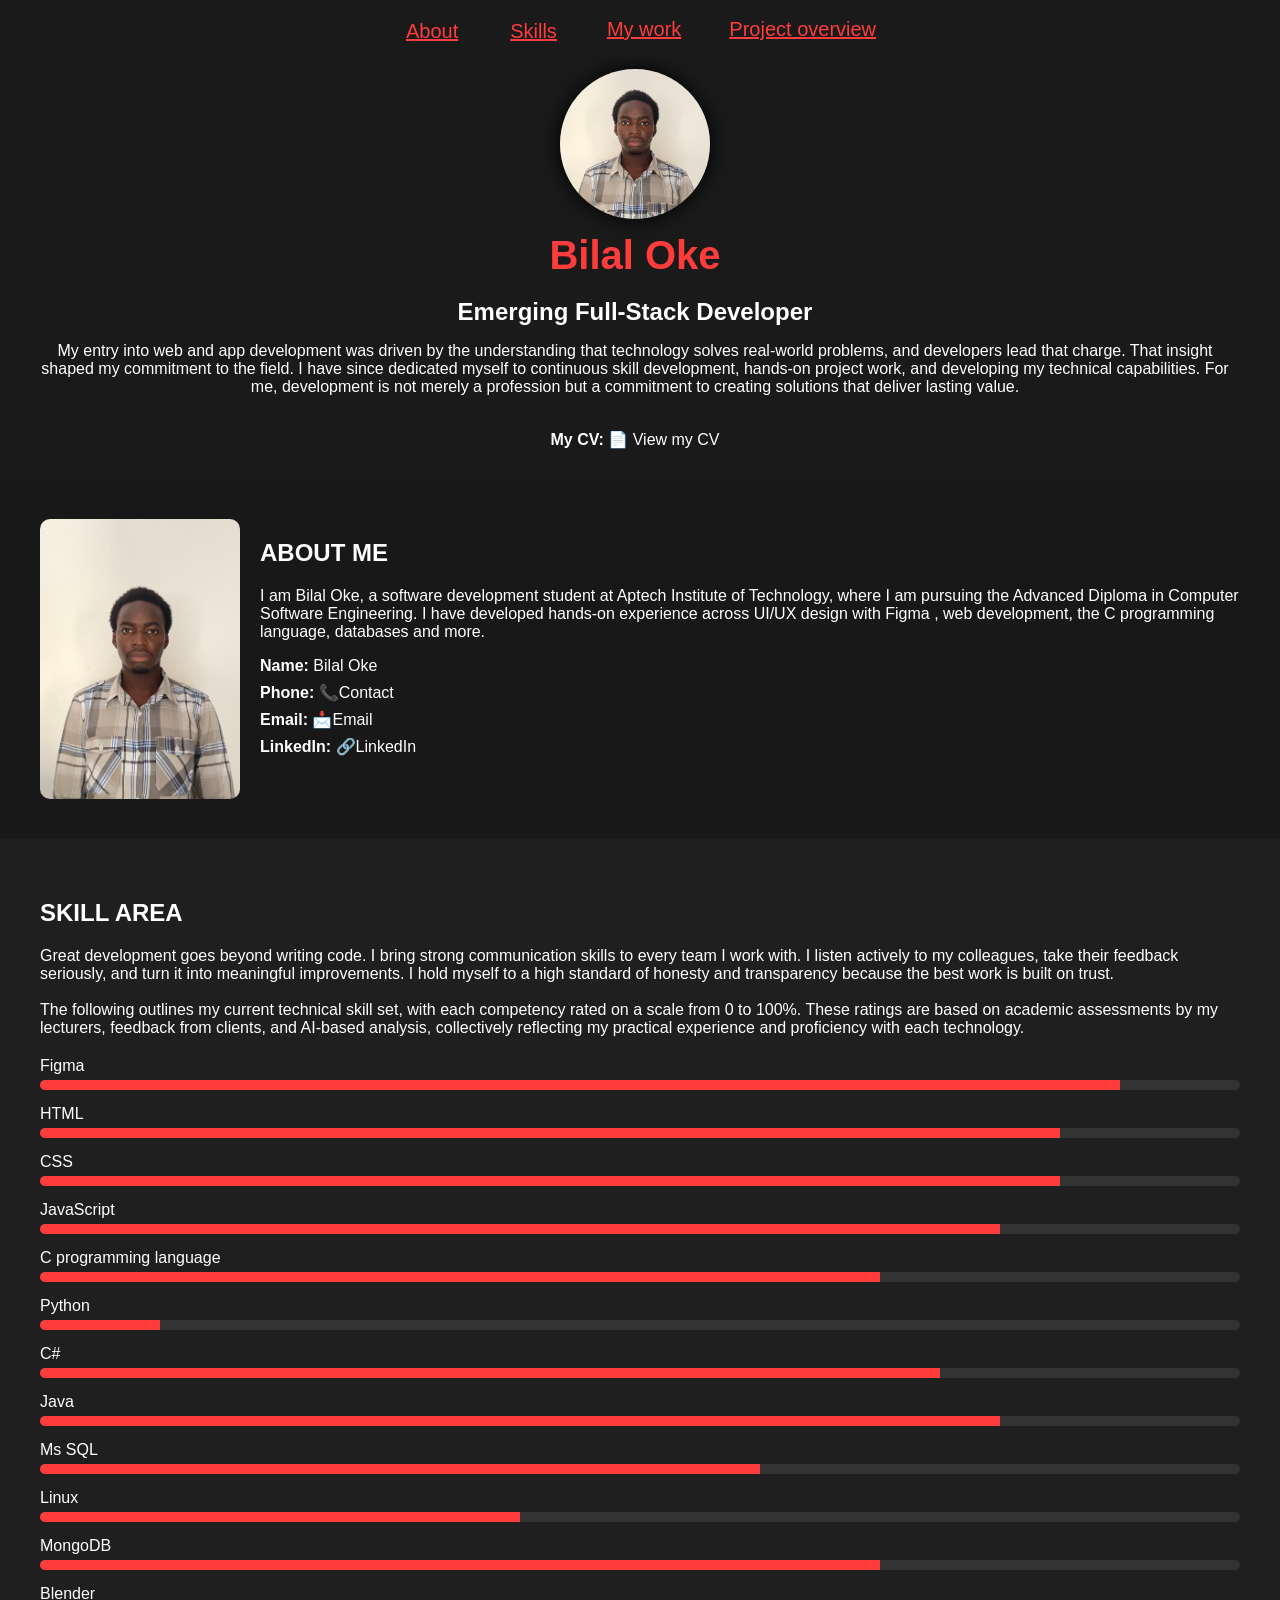
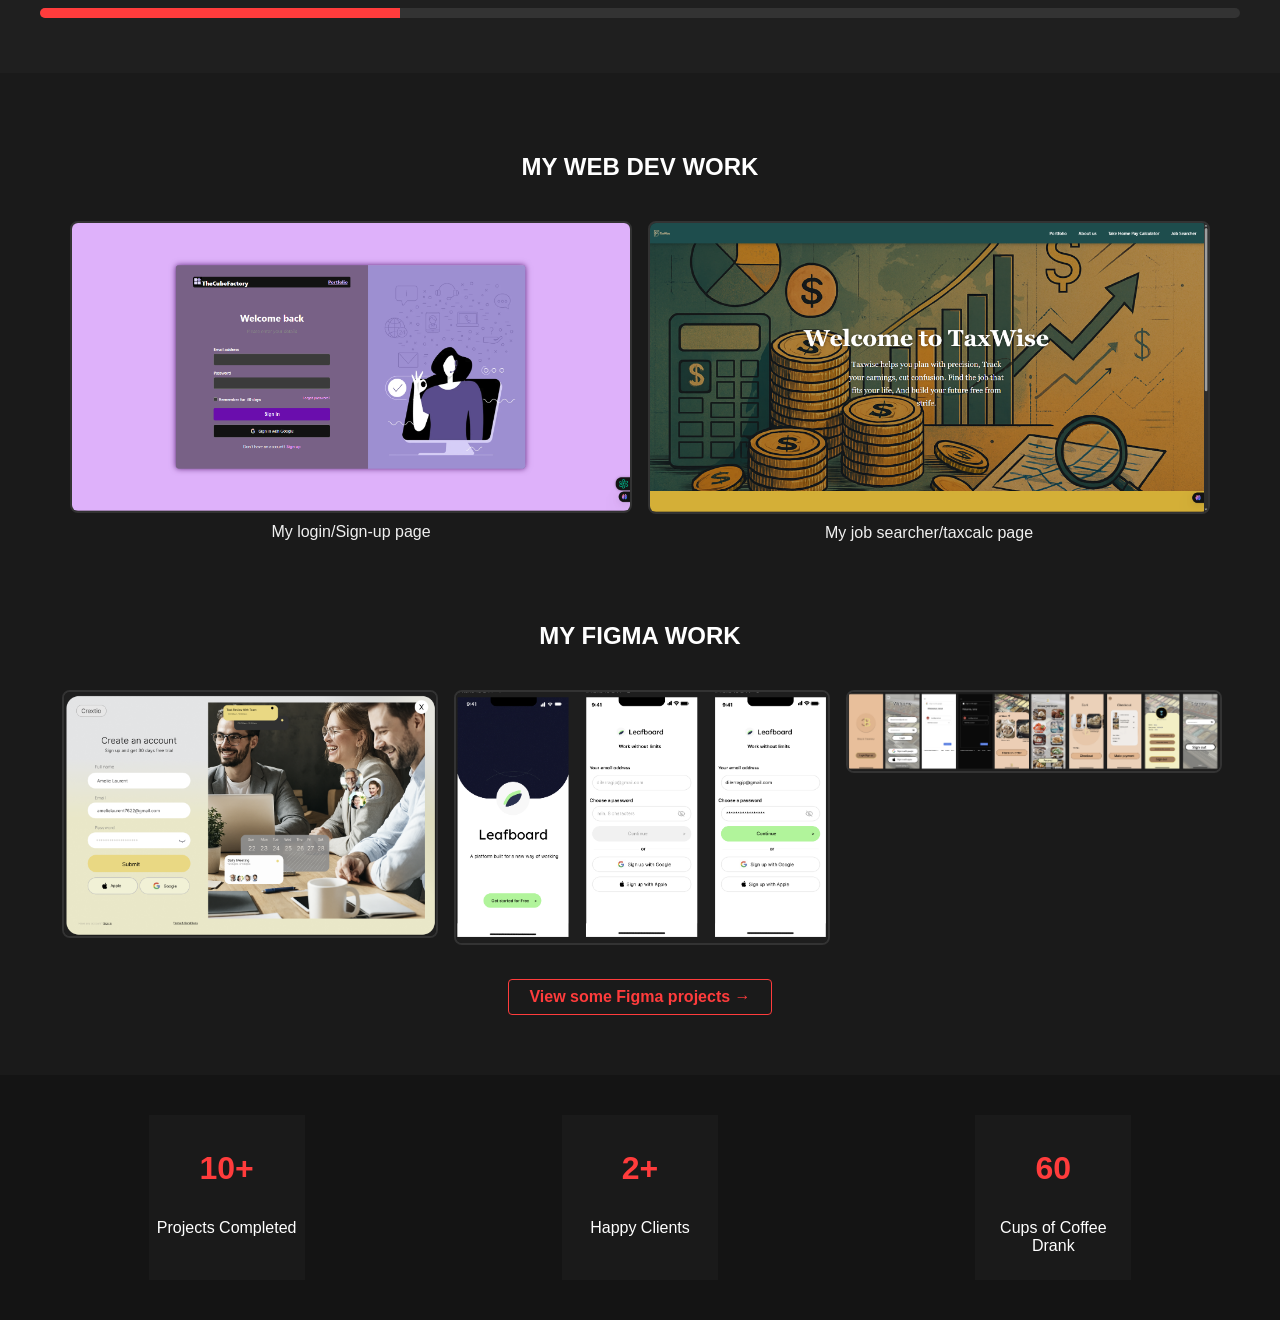
<file: index.html>
<!DOCTYPE html>
<html>
<head>
  <meta charset="UTF-8" />
  <meta name="viewport" content="width=device-width, initial-scale=1.0" />
  <title>My portfolio</title>
  <link  href="css/portfolio.css" rel="stylesheet" />
</head>
<body>
    <div class="whole">
      <div class="tippytop">
        <div class="aboutbut" onclick= "location.href='#about'">About</div>
        <div class="skillsbut" onclick= "location.href='#skills'">Skills</div>
        <div class="mywork" onclick= "location.href='#mywork'">My work</div>
        <div class="projectover" onclick = "location.href='#proj'">Project overview</div>
      </div>
  <header class="top">
    
    <div class="top-content">
      <img class="top-img" src="image/profile.jpeg"  />
      <h1 class="name">Bilal Oke</h1>
      <h2>Emerging Full-Stack Developer</h2>
      <p>My entry into web and app development was driven by the understanding that technology solves real-world problems,
        and developers lead that charge. That insight shaped my commitment to the field. I have since dedicated myself to
        continuous skill development, hands-on project work, and developing my technical capabilities. For me, development
        is not merely a profession but a commitment to creating solutions that deliver lasting value.</p><br>
      <Strong>My CV: </Strong><a href="documents/MyCV.pdf" target="_blank">📄 View my CV</a>
    </div>
  </header>

  <section id="about" class="about">
    <img class="about-img" src="image/profile.jpeg"/>
    <div class="about-body">
      <h2>ABOUT ME</h2>
      <p>I am Bilal Oke, a software development student at Aptech Institute of Technology, where I am pursuing the
        Advanced Diploma in Computer Software Engineering. I have developed hands-on experience across UI/UX design with Figma
        , web development, the C programming language, databases and more.</p>
      <ul>
        <li><strong>Name:</strong> Bilal Oke</li>
        <li><strong>Phone:</strong> <a href="tel:+2349073433669">📞Contact</a></li>
        <li><strong>Email:</strong> <a href="mailto:oke.student123@gmail.com">📩Email</a></li>
        <li><strong>LinkedIn:</strong> <a href="https://www.linkedin.com/in/bilal-oke-134a043a0/">🔗LinkedIn</a></li>
      </ul>
    </div>
  </section>

  <section id="skills" class="skills">
    <h2>SKILL AREA</h2>
    <p>Great development goes beyond writing code. I bring strong communication skills to every team I work with.
      I listen actively to my colleagues, take their feedback seriously, and turn it into meaningful improvements.
      I hold myself to a high standard of honesty and transparency because the best work is built on trust.<br><br>
    The following outlines my current technical skill set, with each competency rated on a scale from 0 to 100%.
      These ratings are based on academic assessments by my lecturers, feedback from clients, and AI-based analysis,
      collectively reflecting my practical experience and proficiency with each technology.</p>
    <div class="skill-bars">
      <div class="skill"><span>Figma</span><div class="bar"><div style="width: 90%;"></div></div></div>
      <div class="skill"><span>HTML</span><div class="bar"><div style="width: 85%;"></div></div></div>
      <div class="skill"><span>CSS</span><div class="bar"><div style="width: 85%;"></div></div></div>
      <div class="skill"><span>JavaScript</span><div class="bar"><div style="width: 80%;"></div></div></div>
      <div class="skill"><span>C programming language</span><div class="bar"><div style="width: 70%;"></div></div></div>
      <div class="skill"><span>Python</span><div class="bar"><div style="width: 10%;"></div></div></div>
      <div class="skill"><span>C#</span><div class="bar"><div style="width: 75%;"></div></div></div>
      <div class="skill"><span>Java</span><div class="bar"><div style="width: 80%;"></div></div></div>
      <div class="skill"><span>Ms SQL</span><div class="bar"><div style="width: 60%;"></div></div></div>
      <div class="skill"><span>Linux</span><div class="bar"><div style="width: 40%;"></div></div></div>
      <div class="skill"><span>MongoDB</span><div class="bar"><div style="width: 70%;"></div></div></div>
      <div class="skill"><span>Blender</span><div class="bar"><div style="width: 30%;"></div></div></div>
    </div>
  </section>


  <section id="mywork" class="myfigma">
    <div class="cont">
  <h2>MY WEB DEV WORK</h2>
  <div class="webdev-grid">
    <div class="webdev-card">
      <img src="image/login-preview.png" alt="Login/Sign-up page preview"/>
      <a href="login.html">My login/Sign-up page</a>
    </div>
    <div class="webdev-card">
      <img src="image/taxwise-preview.png" alt="TaxWise page preview"/>
      <a href="Jobsearch.html">My job searcher/taxcalc page</a>
    </div>
  </div>
</div>
    <h2>MY FIGMA WORK</h2>
    <div class="all">
  <div class="figma-card">
    <img src="image/proj1.png" alt="Figma project 1"/>
  </div>
  <div class="figma-card">
    <img src="image/proj2.png" alt="Figma project 2"/>
  </div>
  <div class="figma-card">
    <img src="image/proj5.png" alt="Figma project 3"/>
  </div>
</div>
      <a class="figma-link" href="figmawork.html" target="_blank">View some Figma projects →</a>
      
  </section>

  <section id="proj" class="status">
    <div class="stats"><h3>10+</h3><p>Projects Completed</p></div>
    <div class="stats"><h3>2+</h3><p>Happy Clients</p></div>
    <div class="stats"><h3>60</h3><p>Cups of Coffee Drank</p></div>
  </section>
</div>

</body>
</html>
</file>
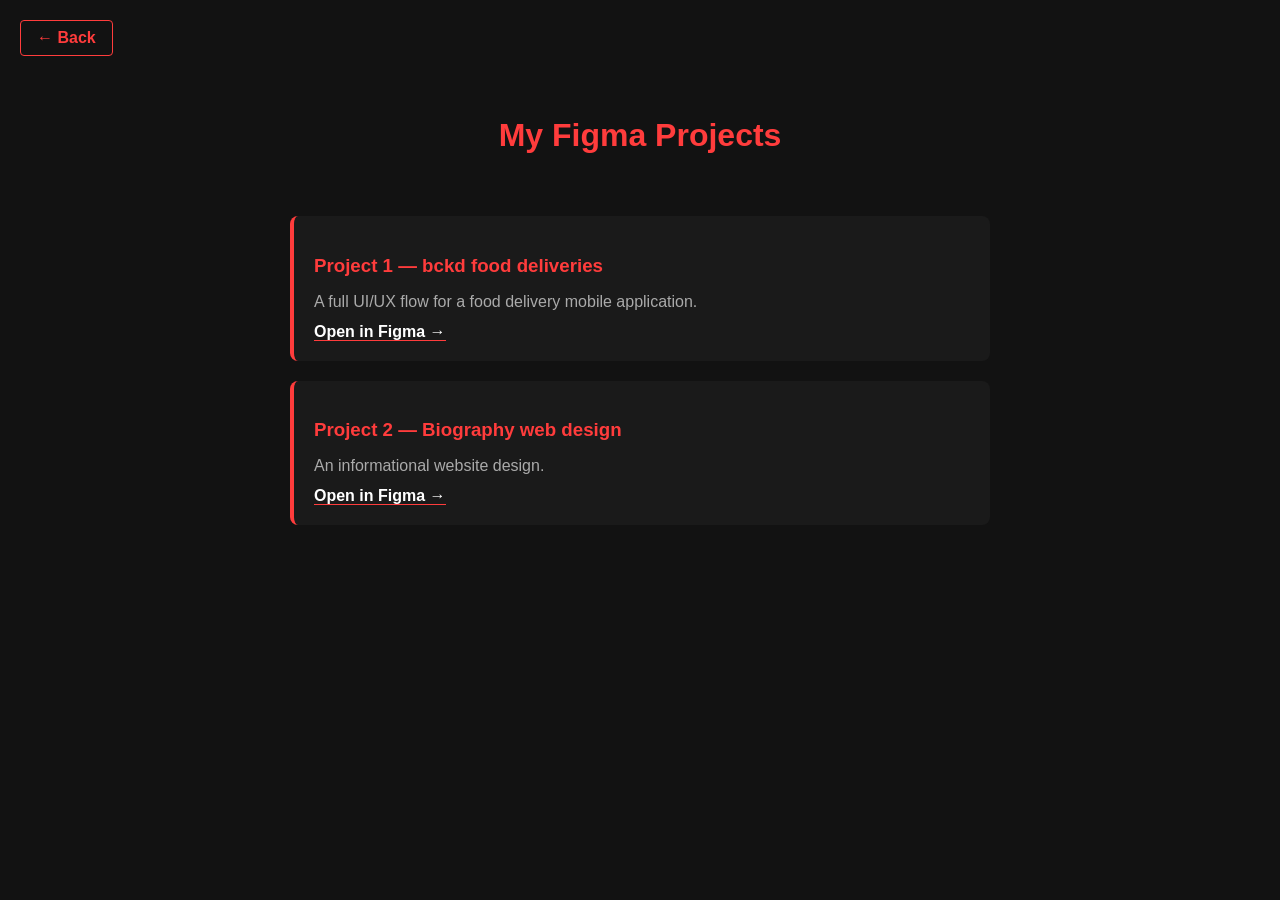
<file: figmawork.html>
<!DOCTYPE html>
<html>
<head>
  <meta charset="UTF-8"/>
  <title>Figma Work - Bilal Oke</title>
  <link href="css/portfolio.css" rel="stylesheet"/>
</head>
<body>
  <div class="whole">
    <a href="index.html" class="back-arrow">← Back</a>
    <h1 style="text-align:center; color:#ff3c3c; padding:40px 0 20px;">My Figma Projects</h1>
    <div class="figma-links-page">

      <div class="figma-item">
        <h3>Project 1 — bckd food deliveries</h3>
        <p>A full UI/UX flow for a food delivery mobile application.</p>
        <a href="https://www.figma.com/proto/EFDf809RVJ0E6Ha2XZygl9/bckd-food-deliveries?node-id=41-3&p=f&viewport=-318%2C498%2C0.11&t=BM1z8UaFJ44fGmVn-1&scaling=scale-down&content-scaling=fixed&starting-point-node-id=41%3A3&show-proto-sidebar=1&page-id=0%3A1" target="_blank">Open in Figma →</a>
      </div>

      <div class="figma-item">
        <h3>Project 2 — Biography web design</h3>
        <p>An informational website design.</p>
        <a href="https://www.figma.com/proto/yGve6b52QbuKk27n32RsOC/Biography-web-design?node-id=0-1&t=QokucTdpMsdN8oLP-1" target="_blank">Open in Figma →</a>
      </div>
    </div>
  </div>
</body>
</html>
</file>
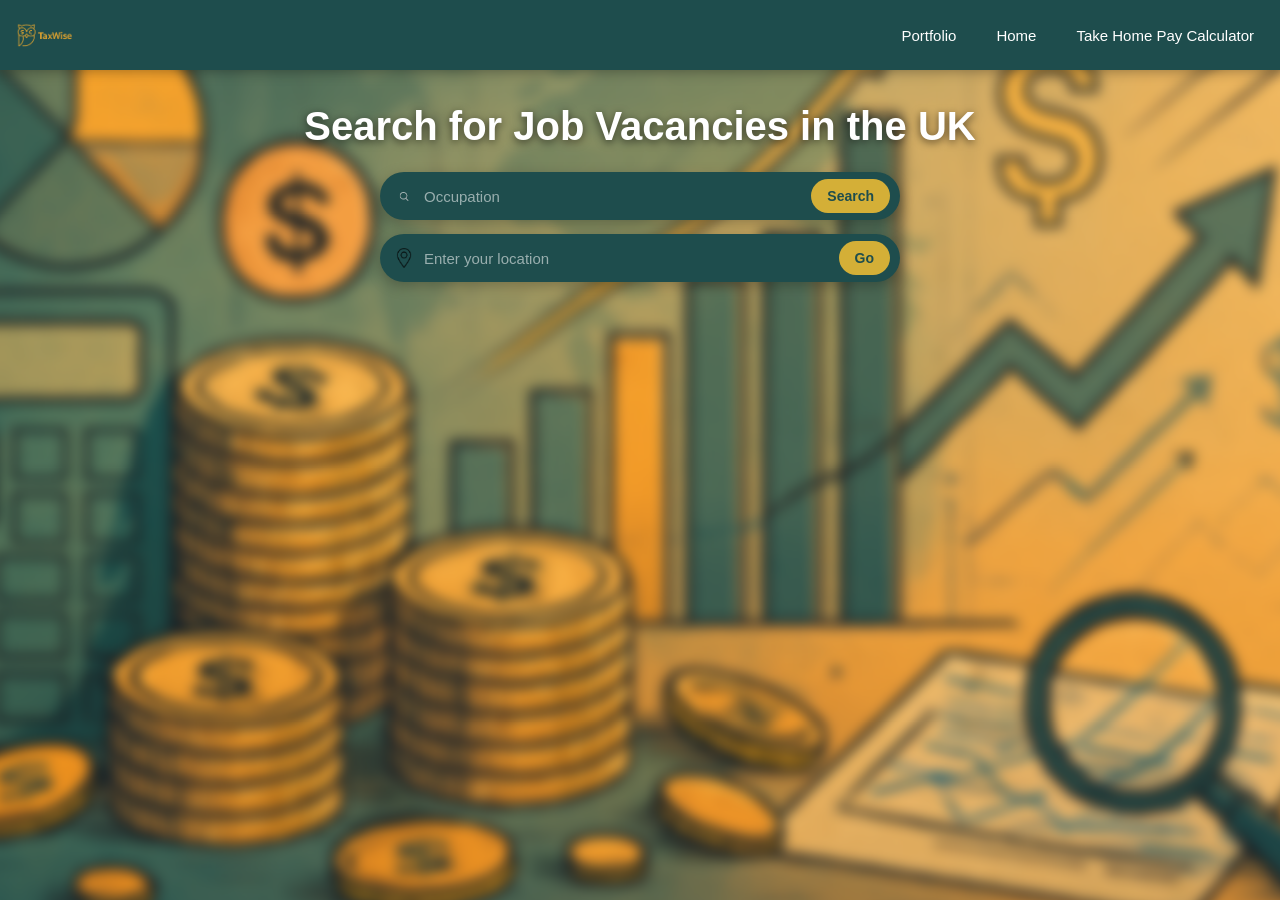
<file: jobsearcher.html>
<!DOCTYPE html>
<html lang="en">
<head>
  <meta charset="UTF-8" />
  <meta name="viewport" content="width=device-width, initial-scale=1.0" />
  <title>Job Searcher – TaxWise</title>
  <link href="css/jobsearcher.css" rel="stylesheet" />
  <style>
    html::before { background-image: url(image/background.png); }
  </style>
</head>
<body>
  <div class="contain">
    <section class="header">
      <div class="logo">
        <a href="Jobsearch.html"><img src="image/taxwise.png" alt="TaxWise logo" /></a>
      </div>
      <nav class="writings" aria-label="Main navigation">
        <a href="index.html">Portfolio</a>
        <a href="Jobsearch.html">Home</a>
        <a href="taxcalc.html">Take Home Pay Calculator</a>
      </nav>
      <button class="hamburger" aria-label="Toggle navigation" aria-expanded="false">
        <span></span>
        <span></span>
        <span></span>
      </button>
    </section>
    <nav class="mobile-nav" aria-label="Mobile navigation">
      <a href="index.html">Portfolio</a>
      <a href="Jobsearch.html">Home</a>
      <a href="taxcalc.html">Take Home Pay Calculator</a>
    </nav>
  </div>
  <div class="body">
    <section class="top">
      <h1>Search for Job Vacancies in the UK</h1>
      <div class="searchbar">
        <img src="image/search.png" alt="Search icon" />
        <input placeholder="Occupation" type="text" id="occupationInput" required />
        <button type="button" id="searchBtn">Search</button>
      </div>
      <div class="locationbar">
        <img src="image/location.png" alt="Location icon" />
        <input placeholder="Enter your location" type="text" id="locationInput" />
        <button type="button" id="locationBtn">Go</button>
      </div>
    </section>
    <section class="jobpreviews">
      <div class="results-info" id="resultsInfo">
        <p id="resultsCount"></p>
      </div>
      <div class="loading-state" id="loadingState" style="display: none;">
        <div class="spinner"></div>
        <p>Fetching vacancies...</p>
      </div>
      <div class="error-state" id="errorState" style="display: none;">
        <h3>Oops! Something went wrong</h3>
        <p id="errorMessage">Unable to fetch job vacancies. Please try again later.</p>
        <button class="btn-primary" onclick="location.reload()">Retry</button>
      </div>
      <div class="no-results-state" id="noResultsState" style="display: none;">
        <h3>No results found</h3>
        <p>Try adjusting your search terms or filters</p>
      </div>
      <div class="vacancies-grid" id="vacanciesGrid"></div>
    </section>
  </div>
  <script src="Js/jobsearcher.js"></script>
  <script src="Js/navbar.js"></script>
</body>
</html>
</file>
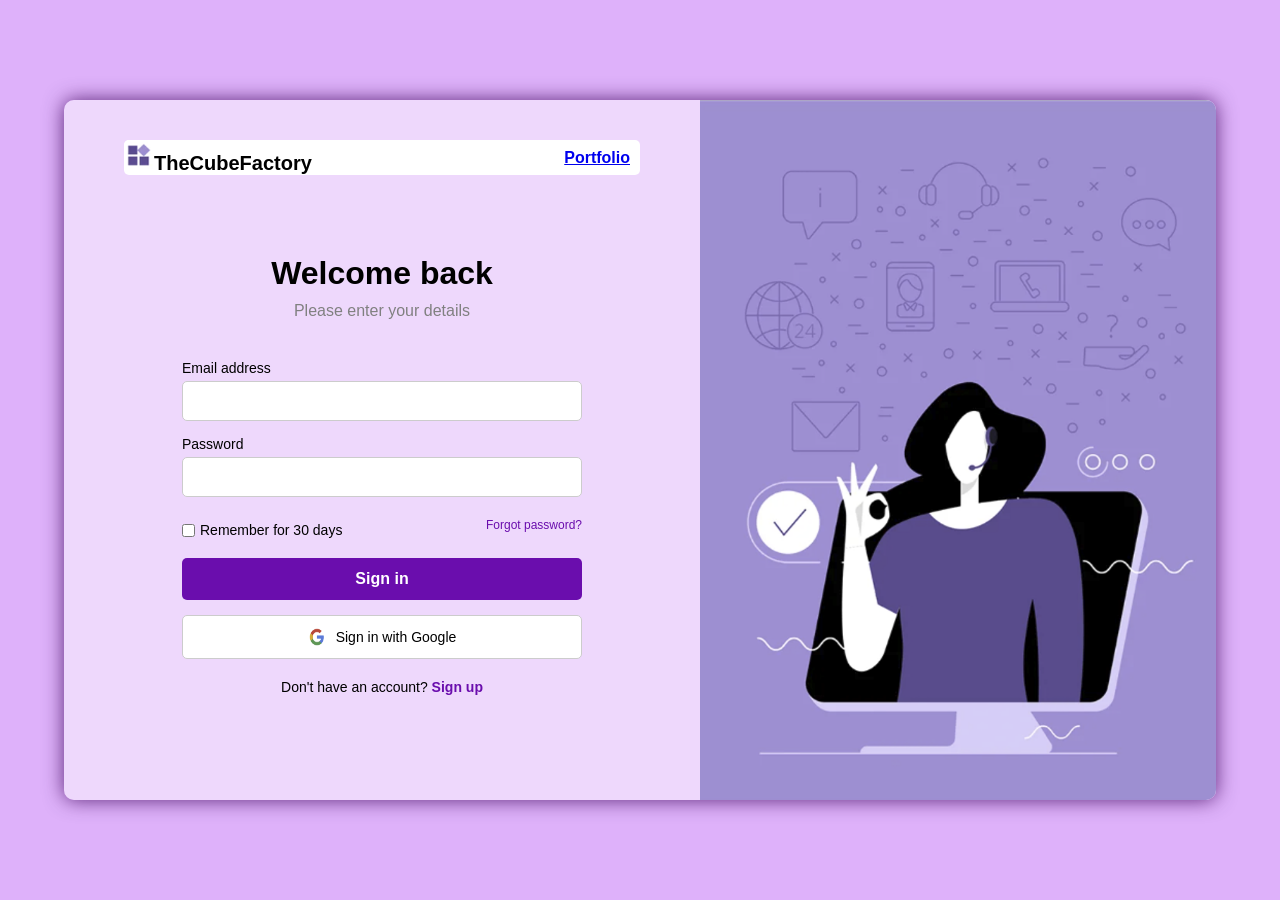
<file: login.html>
<!DOCTYPE html>
<html>
  <head>
    <meta charset="UTF-8" />
    <meta name="viewport" content="width=device-width, initial-scale=1.0" />
    <title>Login page</title>
    <link href="css/login.css" rel="stylesheet" />
  </head>
  <body>
    <div class="whole">
      
      <div class="leftside">
        <div class="header">
          
          <h3><img src="images/cubes.png" height="30px" width="30px"/><b>TheCubeFactory</b></h3>
           <a href="index.html">Portfolio</a>
        </div>

        <div class="loginbox">
          <h2 class="welcome">Welcome back</h2>
          <p class="firstp">Please enter your details</p>
          <form>
            <label for="email">Email address</label>
            <input type="email" class="email" id="email" />
            <span id="emailMsg"></span>
            <label for="password">Password</label>
            <input type="password" class="pass" id="pwd"/>
            <span id="pwdMsg"></span>

            <div class="rem-fg">
              <label class="rem">
                <input type="checkbox" /> Remember for 30 days</label>
              <a href="">Forgot password?</a>
            </div>
            <button type="button" class="Log-in" onclick="submitLogin();">
              Sign in
            </button>
            <button type="button" class="gglesgn">
              <img class="google" src="images/google-logo.png" /> Sign in with
              Google
            </button>

            <p class="signup">
              Don't have an account? <a href="signup.html">Sign up</a>
            </p>
          </form>
        </div>
      </div>
      <div class="rightside">
        <img class="image" src="images/fullwoman.png" />
      </div>
    </div>

    <script src="Javascript/login.js"></script>
  </body>
</html>
</file>
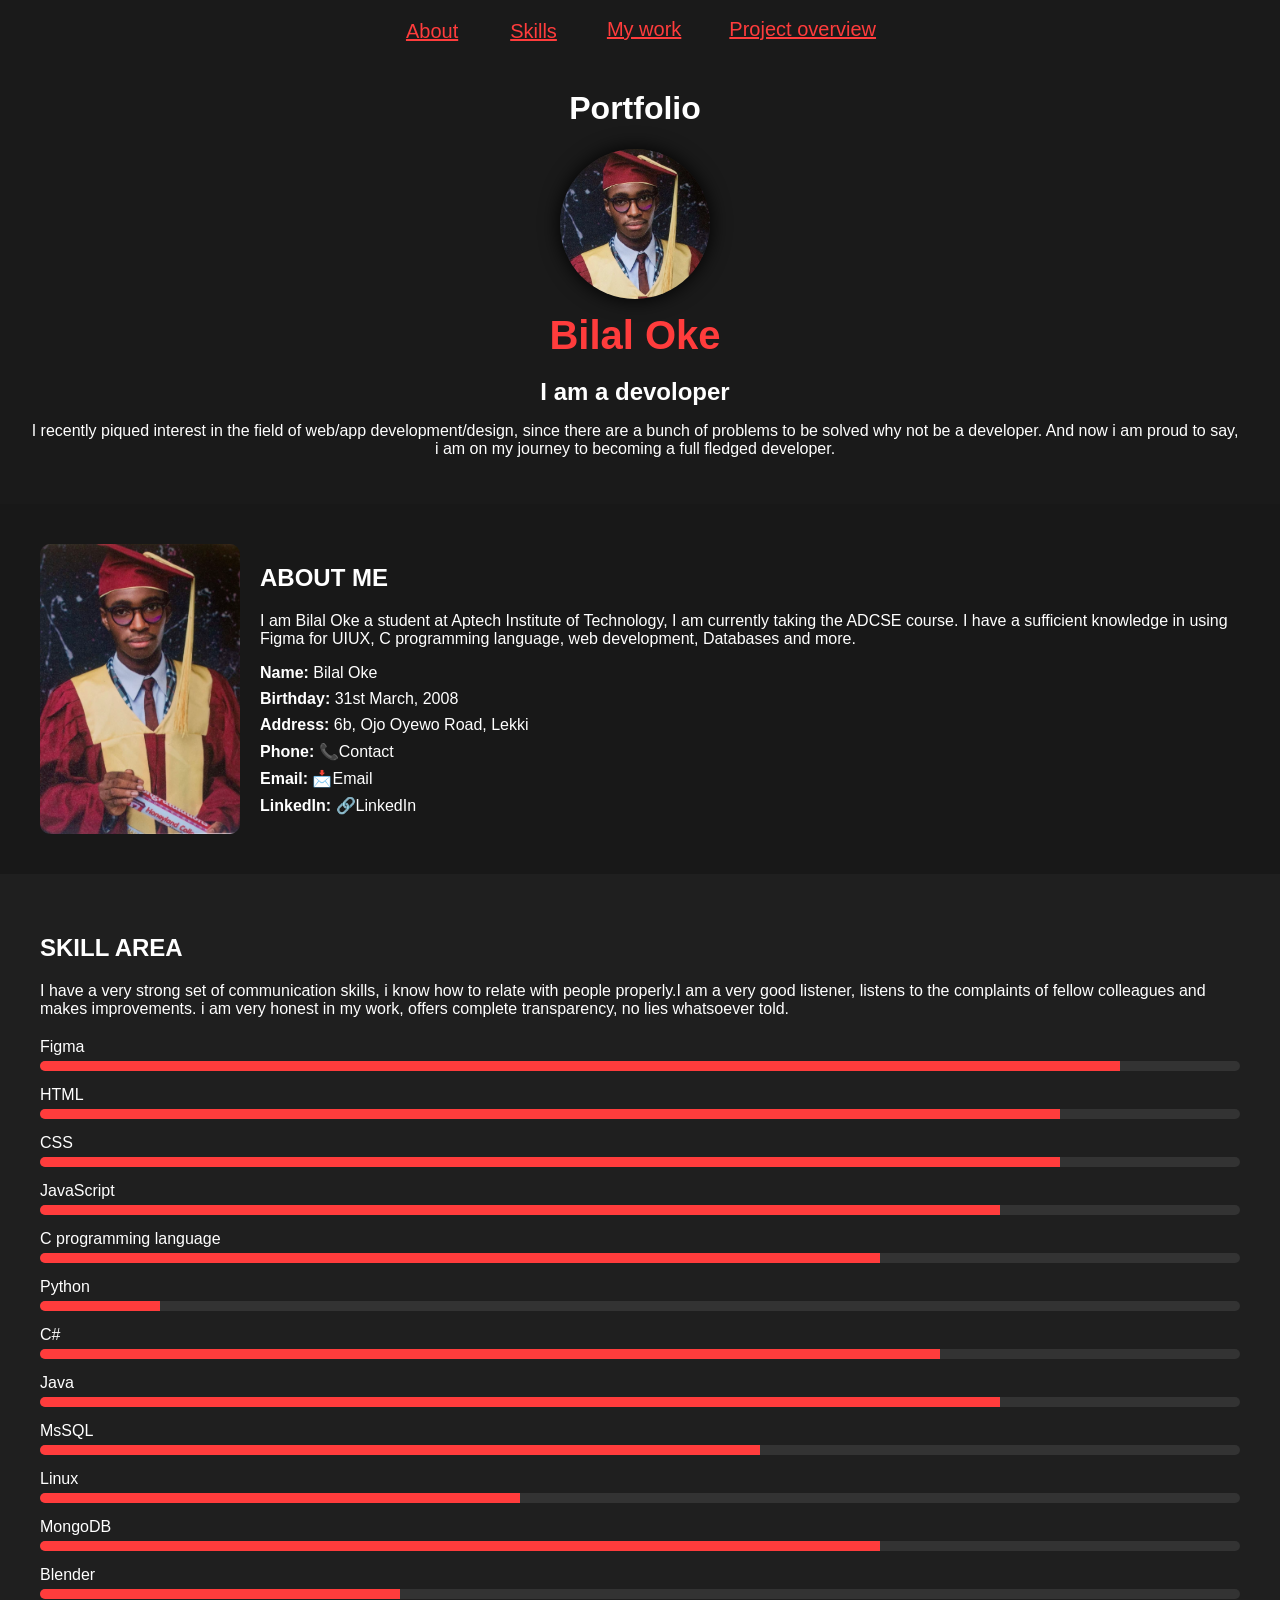
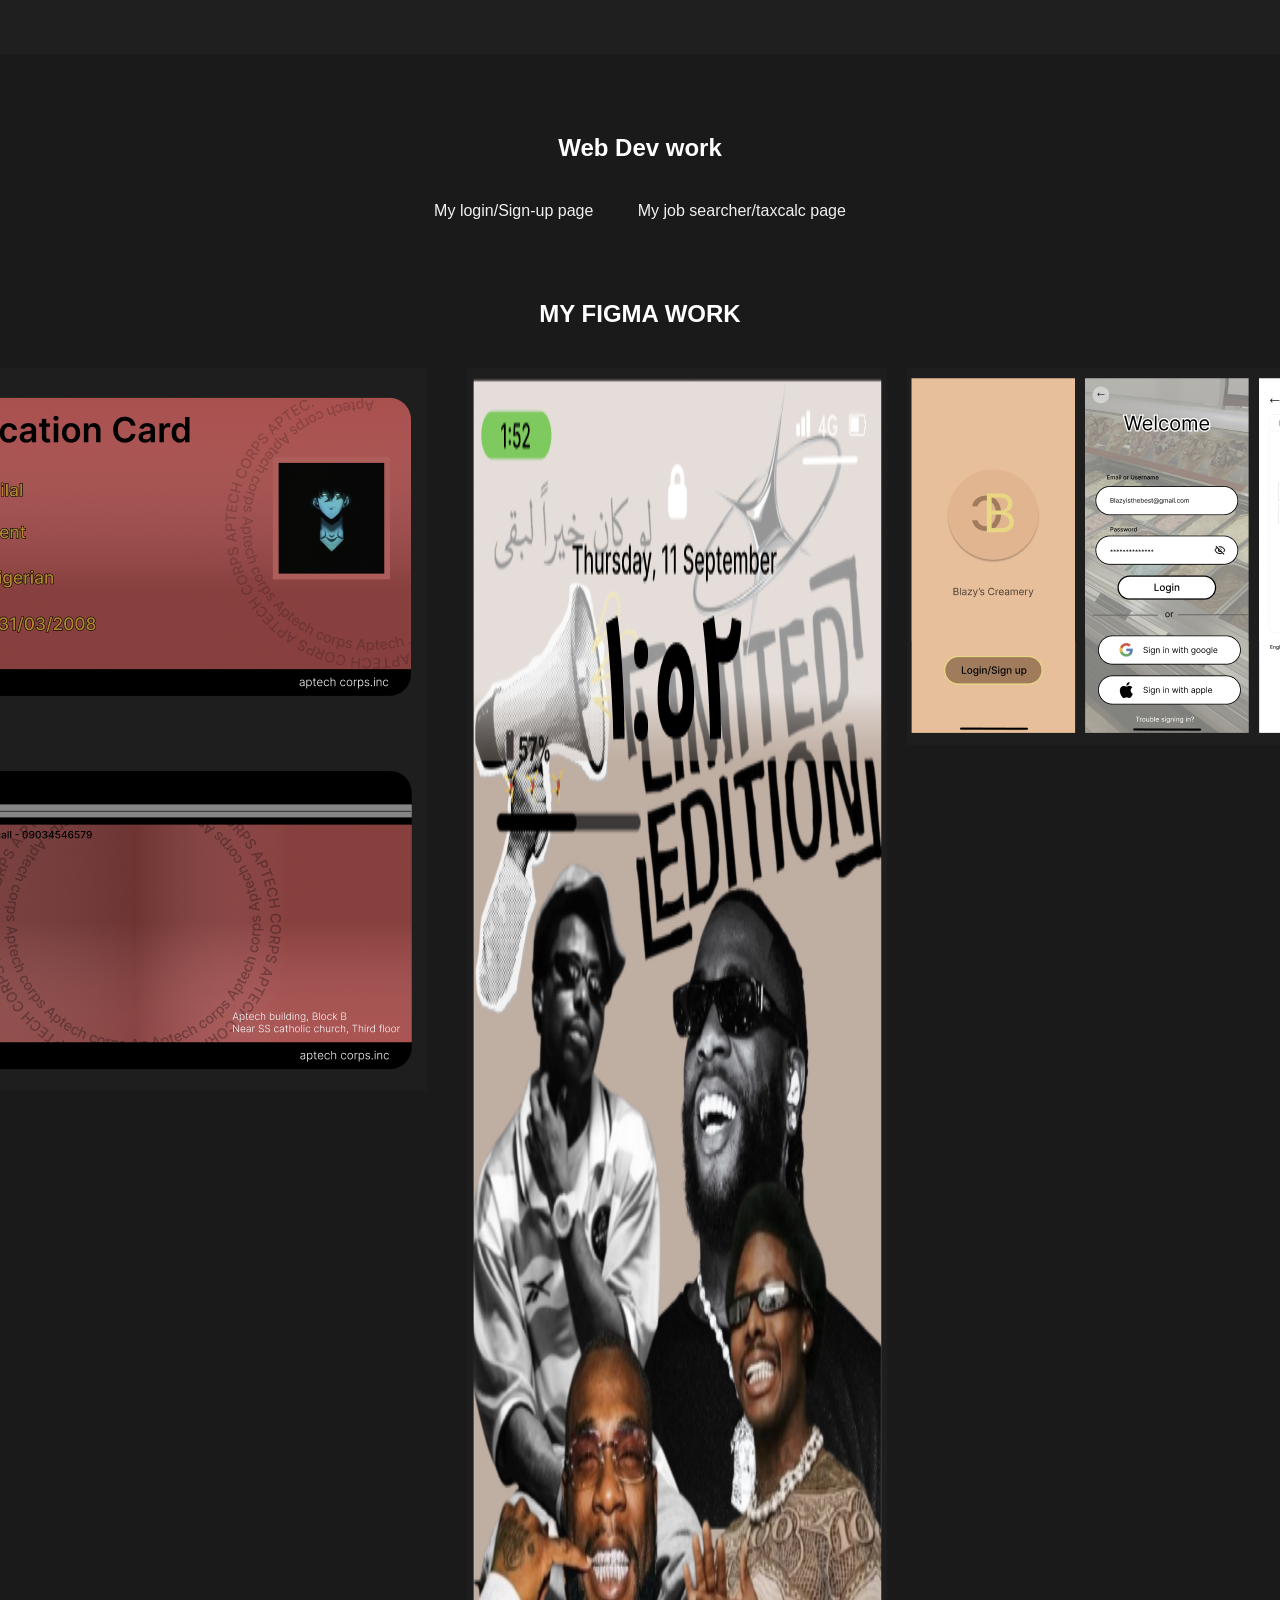
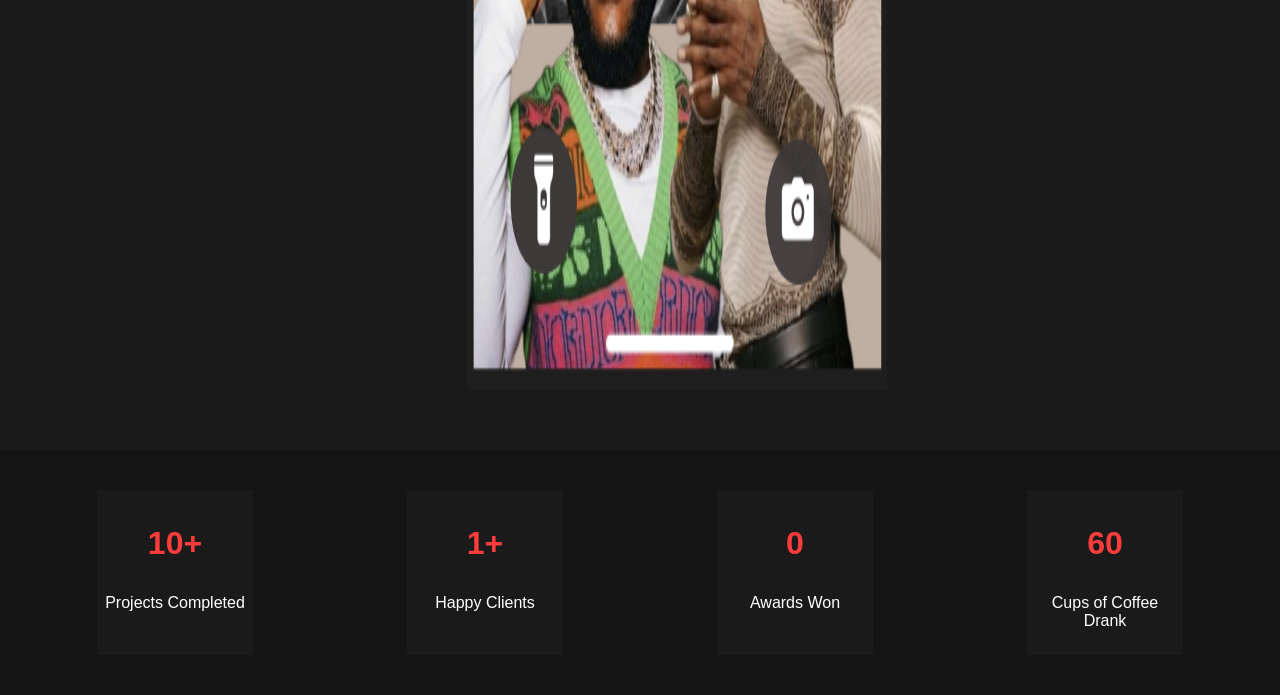
<file: portfolio.html>
<!DOCTYPE html>
<html>
<head>
  <meta charset="UTF-8" />
  <meta name="viewport" content="width=device-width, initial-scale=1.0" />
  <title>My portfolio</title>
  <link  href="css/portfolio.css" rel="stylesheet" />
</head>
<body>
    <div class="whole">
      <div class="tippytop">
        <div class="aboutbut" onclick= "location.href='#about'">About</div>
        <div class="skillsbut" onclick= "location.href='#skills'">Skills</div>
        <div class="mywork" onclick= "location.href='#mywork'">My work</div>
        <div class="projectover" onclick = "location.href='#proj'">Project overview</div>
      </div>
  <header class="top">
      
      <a href ="portfolio.html" download><h1 class="portfolio">Portfolio</h1></a>
    
    <div class="top-content">
      <img class="top-img" src="image/profile1.jpeg"  />
      <h1 class="name">Bilal Oke</h1>
      <h2>I am a devoloper</h2>
      <p>I recently piqued interest in the field of web/app development/design, since there are a bunch of problems to be solved why not be
                 a developer. And now i am proud to say, i am on my journey to becoming a full fledged developer.</p>
    </div>
  </header>

  <section id="about" class="about">
    <img class="about-img" src="image/profile2.jpeg"/>
    <div class="about-body">
      <h2>ABOUT ME</h2>
      <p>I am Bilal Oke a student at Aptech Institute of Technology, I am currently taking the ADCSE course.
     I have a sufficient knowledge in using Figma for UIUX, C programming language, web development, Databases and more.</p>
      <ul>
        <li><strong>Name:</strong> Bilal Oke</li>
        <li><strong>Birthday:</strong> 31st March, 2008</li>
        <li><strong>Address:</strong> 6b, Ojo Oyewo Road, Lekki</li>
        <li><strong>Phone:</strong> <a href="tel:+2349073433669">📞Contact</a></li>
        <li><strong>Email:</strong> <a href="mailto:oke.student123@gmail.com">📩Email</a></li>
        <li><strong>LinkedIn:</strong> <a href="https://www.linkedin.com/in/bilal-oke-134a043a0/">🔗LinkedIn</a></li>
      </ul>
    </div>
  </section>

  <section id="skills" class="skills">
    <h2>SKILL AREA</h2>
    <p>I have a very strong set of communication skills, i know how to relate with people properly.I am a very good listener, listens to the complaints of fellow 
        colleagues and makes improvements. i am very honest in my work, offers complete transparency, no lies whatsoever told.</p>
    <div class="skill-bars">
      <div class="skill"><span>Figma</span><div class="bar"><div style="width: 90%;"></div></div></div>
      <div class="skill"><span>HTML</span><div class="bar"><div style="width: 85%;"></div></div></div>
      <div class="skill"><span>CSS</span><div class="bar"><div style="width: 85%;"></div></div></div>
      <div class="skill"><span>JavaScript</span><div class="bar"><div style="width: 80%;"></div></div></div>
      <div class="skill"><span>C programming language</span><div class="bar"><div style="width: 70%;"></div></div></div>
      <div class="skill"><span>Python</span><div class="bar"><div style="width: 10%;"></div></div></div>
      <div class="skill"><span>C#</span><div class="bar"><div style="width: 75%;"></div></div></div>
      <div class="skill"><span>Java</span><div class="bar"><div style="width: 80%;"></div></div></div>
      <div class="skill"><span>MsSQL</span><div class="bar"><div style="width: 60%;"></div></div></div>
      <div class="skill"><span>Linux</span><div class="bar"><div style="width: 40%;"></div></div></div>
      <div class="skill"><span>MongoDB</span><div class="bar"><div style="width: 70%;"></div></div></div>
      <div class="skill"><span>Blender</span><div class="bar"><div style="width: 30%;"></div></div></div>
    </div>
  </section>


  <section id="mywork" class="myfigma">
    <div class="cont">
      <h2>Web Dev work</h2>
        <a style="margin-right: 20px;" href="login.html">My login/Sign-up page</a>
        <a style="margin-left: 20px;" href="Jobsearch.html">My job searcher/taxcalc page</a>
      </div>
    <h2>MY FIGMA WORK</h2>
    <div class="all">
    <div class="first"> <img src="image/proj1.png">
    <img style="margin-top:5px;" src="image/proj2.png"></div>

    <div class="second"><img src="image/proj3.png"></div>

    <div class="third"></div><img src="image/proj4.png"><div>

    <div class="fourth"><img src="image/proj5.png">
        <img style="height:400px;" src="image/proj6.png"><div>
</div>
      
  </section>

  <section id="proj" class="status">
    <div class="stats"><h3>10+</h3><p>Projects Completed</p></div>
    <div class="stats"><h3>1+</h3><p>Happy Clients</p></div>
    <div class="stats"><h3>0</h3><p>Awards Won</p></div>
    <div class="stats"><h3>60</h3><p>Cups of Coffee Drank</p></div>
  </section>
</div>
</body>
</html>
</file>
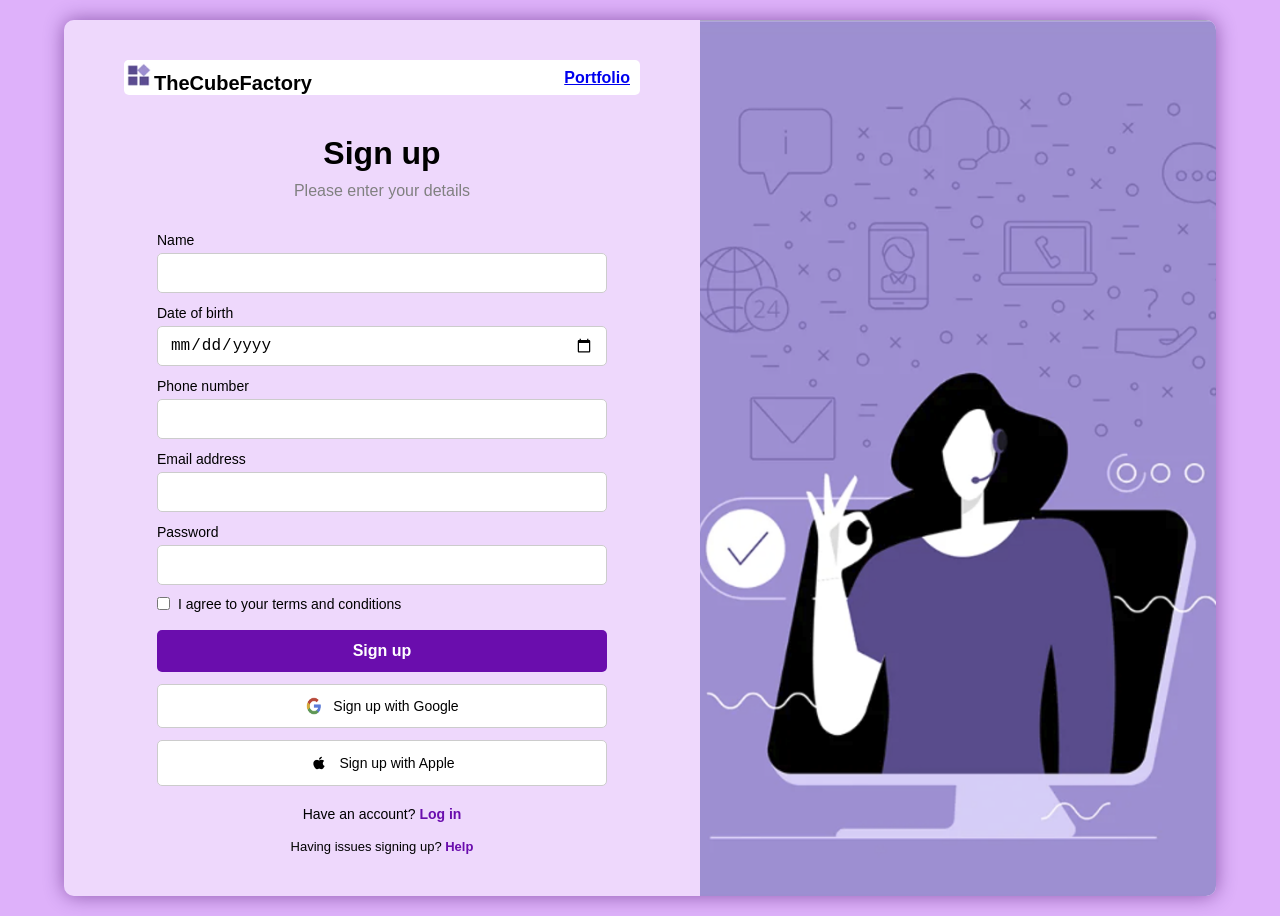
<file: signup.html>
<!DOCTYPE html>
<html>
  <head>
    <meta charset="UTF-8" />
    <meta name="viewport" content="width=device-width, initial-scale=1.0" />
    <title>Sign-up page</title>
    <link href="css/signup.css" rel="stylesheet" />
  </head>
  <body>
    <div class="whole">
      <div class="leftside">
        <div class="header">
          <h3><img src="images/cubes.png" height="30px" width="30px" /><b>TheCubeFactory</b></h3>
          <a href="index.html">Portfolio</a>
        </div>


        <div class="signupbox">
          <h2 class="signupsgn">Sign up</h2>
          <p class="firstp">Please enter your details</p>
          <form>
            <label for="name">Name</label>
            <input type="text" class="name" id="name"/>
            <label for="dob">Date of birth</label>
            <input type="date" class="dob" />
            <label for="numb">Phone number</label>
            <input type="number" class="numb" />
            <label for="email">Email address</label>
            <input type="email" class="email" id="email" />
            <label for="password">Password</label>
            <input type="password" class="pass" id="pwd"/>

            <div class="agree">
              <label class="rem"><input type="checkbox" /> I agree to your terms and conditions</label>
            </div>

            <button type="button" class="signupbutt" onclick="submitSignIn();" >Sign up</button>
            <button type="button" class="gglesgn">
              <img class="google" src="images/google-logo.png" /> Sign up with Google
            </button>
             <button type="button" class="applesgn">
              <img class="apple" src="images/apple.png" /> Sign up with Apple
            </button>
            <p class="Login">
              Have an account? <a href="login.html">Log in</a>
            </p>
             <p class="troubles">
              Having issues signing up? <a href="https://support.google.com/accounts?hl=en&visit_id=638960889468482311-3432616389&rd=2&p=account_iph#topic=3382296">Help</a>
            </p>
          </form>
        </div>
      </div>
      <div class="rightside">
        <img class="image" src="images/fullwoman.png" />
      </div>
    </div>

    <script src="Javascript/signup.js"></script>
  </body>
</html>
</file>
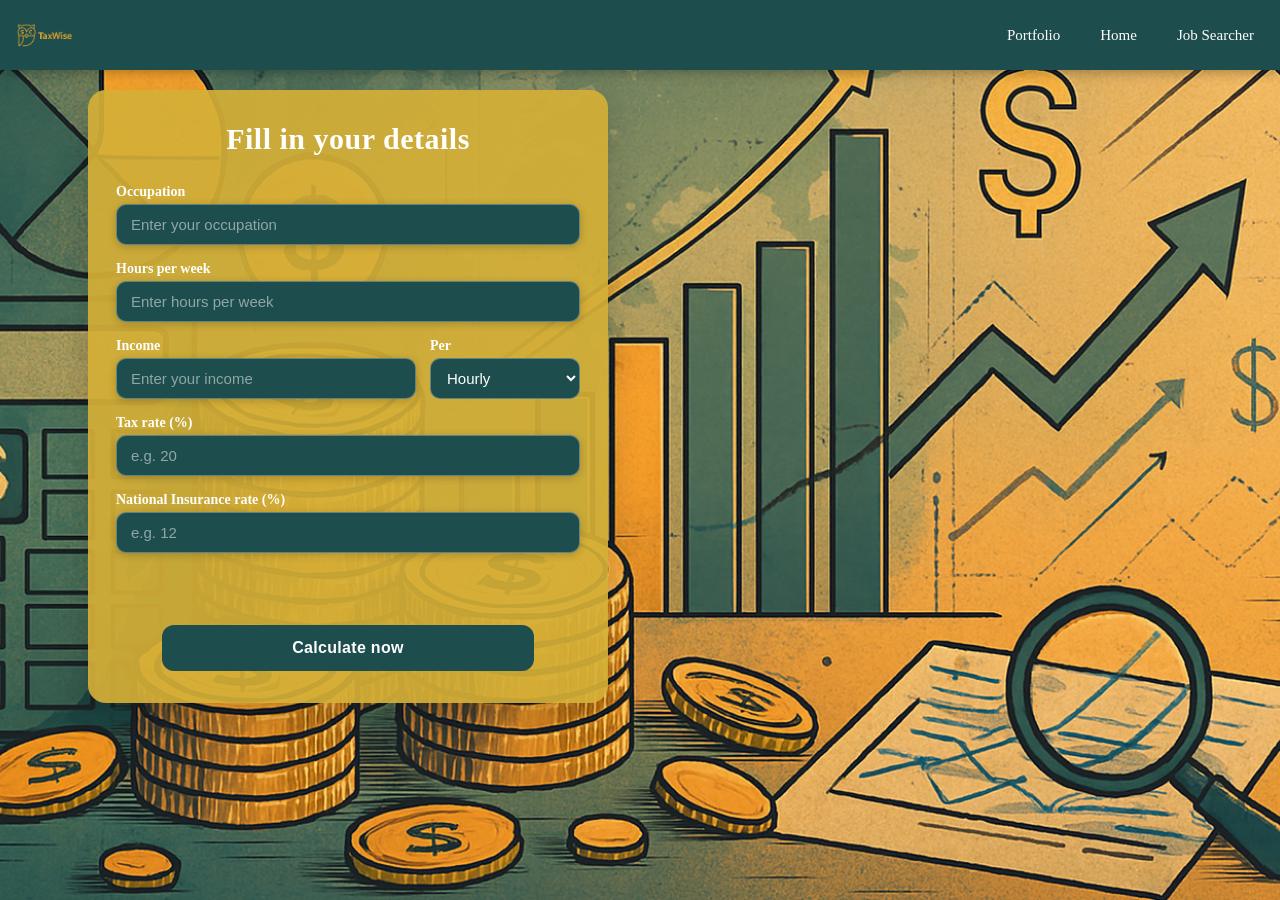
<file: taxcalc.html>
<!DOCTYPE html>
<html lang="en">
  <head>
    <meta charset="UTF-8" />
    <meta name="viewport" content="width=device-width, initial-scale=1.0" />
    <title>Tax Calculator – TaxWise</title>
    <link href="css/taxcalc.css" rel="stylesheet" />
    <style>
      html {
        background-image: url(image/background.png);
        background-position: center;
        background-repeat: no-repeat;
        background-size: cover;
      }
    </style>
  </head>
  <body>

    
    <section class="header">
      <div class="logo">
        <a href="Jobsearch.html"><img src="image/taxwise.png" alt="TaxWise logo" /></a>
      </div>

     
      <nav class="writings" aria-label="Main navigation">
        <a href="index.html">Portfolio</a>
        <a href="Jobsearch.html">Home</a>
        <a href="jobsearcher.html">Job Searcher</a>
      </nav>

      
      <button class="hamburger" aria-label="Toggle navigation" aria-expanded="false">
        <span></span>
        <span></span>
        <span></span>
      </button>
    </section>

   
    <nav class="mobile-nav" aria-label="Mobile navigation">
      <a href="index.html">Portfolio</a>
      <a href="Jobsearch.html">Home</a>
      <a href="jobsearcher.html">Job Searcher</a>
    </nav>

   
    <div class="leftside">
      <h2>Fill in your details</h2>
      <form class="details-form">

        <div>
          <label for="job">Occupation</label>
          <input type="text" id="job" placeholder="Enter your occupation" required />
        </div>

        <div>
          <label for="hours">Hours per week</label>
          <input type="number" id="hours" placeholder="Enter hours per week" min="1" max="80" />
        </div>

        <div class="pay">
          <div class="paycont" style="flex: 2;">
            <label for="income">Income</label>
            <input type="number" id="income" placeholder="Enter your income" required />
          </div>
          <div class="paycont" style="flex: 1;">
            <label for="pay">Per</label>
            <select id="pay" name="Pay">
              <option value="hourly">Hourly</option>
              <option value="weekly">Weekly</option>
              <option value="monthly">Monthly</option>
              <option value="yearly">Yearly</option>
            </select>
          </div>
        </div>

        <div>
          <label for="tax">Tax rate (%)</label>
          <input type="number" id="tax" step="0.10" placeholder="e.g. 20" required />
        </div>

        <div>
          <label for="insurance">National Insurance rate (%)</label>
          <input type="number" id="insurance" step="0.10" placeholder="e.g. 12" required />
        </div>

        <div id="alert"></div>

        <button type="button" onclick="taxCalculator();">Calculate now</button>
      </form>
    </div>

   
    <div class="rightside"></div>

    <script src="Js/taxcalc.js"></script>
    <script src="Js/navbar.js"></script>
  </body>
</html>
</file>
<file: css/portfolio.css>
body {
  overflow-x: hidden;
  font-family: 'Segoe UI', sans-serif;
  color: #fff;
  background-color: #121212;
  align-items: center;
  justify-content: center;
  margin: 0;
  padding: 0;
}
.whole {
  background-color: #121212;
  margin: 0;
  padding: 0;
  width: 100%;
  box-sizing: border-box;
}

.tippytop{
  padding-top:14px ;
  padding-bottom:8px ;
  display:flex;
  background-color: #1a1a1a;
  margin: auto;
  text-align: center;
  justify-content: center;
  position: sticky;
  top:0;
  z-index: 1000;
}
.aboutbut{
  font-size:20px;
  padding:6px;
  text-decoration: underline;
  color:#ff3c3c;
}
.aboutbut:hover{
  cursor: grab;
  box-shadow: 0 0 20px rgba(0, 0, 0, 0.1);
}
.skillsbut{
  font-size:20px;
  padding:6px;
  text-decoration: underline;
  margin-left:40px;
  color:#ff3c3c;
}
.skillsbut:hover{
  cursor: grab;
  box-shadow: 0 0 20px rgba(0, 0, 0, 0.1);
}
.mywork{
  font-size:20px;
  padding:4px;
  margin-left:40px;
  text-decoration: underline;
  color:#ff3c3c;
}
.mywork:hover{
  cursor: grab;
  box-shadow: 0 0 20px rgba(0, 0, 0, 0.1);
}
.projectover{
  font-size:20px;
  padding:4px;
  text-decoration: underline;
  margin-left:40px;
  color:#ff3c3c;
}
.projectover:hover{
  cursor: grab;
  box-shadow: 0 0 20px rgba(0, 0, 0, 0.1);
}
.cont{
  text-align: center;
  justify-content: center;
  margin-bottom:80px;
}
.cont a {
  text-decoration: none;
  color: #f0f0f0;
  font-weight: 500;
  transition: color 0.3s ease;
}

.cont a:hover {
  color: #ffd700;
}

.webdev-grid {
  display: flex;
  gap: 20px;
  justify-content: center;
  margin-top: 20px;
}

.webdev-card {
  display: flex;
  flex-direction: column;
  align-items: center;
  gap: 10px;
  width: 45%;
}

.webdev-card img {
  width: 100%;
  border-radius: 8px;
  border: 2px solid #333;
  transition: border-color 0.3s ease;
}

.webdev-card img:hover {
  border-color: #ff3c3c;
}

.webdev-card a {
  color: #f0f0f0;
  font-weight: 500;
  text-decoration: none;
  transition: color 0.3s ease;
}

.webdev-card a:hover {
  color: #ffd700;
}

a {
  text-decoration: none;
  color: inherit;
}

.top {
  background-color: #1a1a1a;
  text-align: center;
  padding: 12px 40px 30px 30px;
}

.top-img {
  width: 150px;
  height: 150px;     
  border-radius: 50%;
  box-shadow: 0 0 20px black;
  object-fit: cover;    
  object-position: center; 
}

.name {
  font-size: 40px;
  margin: 10px 0;
  color: #ff3c3c;
}

.top h2 {
  font-size: 24px;
  margin-bottom: 10px;
}

.about {
  display: flex;
  flex-wrap: wrap;
  padding: 40px 40px;
  background-color: #181818;
}

.about-img {
  width: 200px;
  border-radius: 10px;
  margin-right: 20px;
}

.about-body {
  flex: 1;
}

.about-body ul {
  list-style: none;
  padding: 0;
}

.about-body li {
  margin: 8px 0;
}

.skills {
  padding: 40px 40px;
  background-color: #1f1f1f;
}

.skill-bars {
  margin-top: 20px;
}

.skill {
  margin-bottom: 15px;
}

.skill span {
  display: block;
  margin-bottom: 5px;
}

.myfigma{
  background-color: #1a1a1a;
  text-align: center;
  padding: 60px 20px;

}

.myfigma h2{
    margin-bottom:40px;
}

.all {
  display: flex;
  gap: 20px;
  justify-content: center;
  width: 100%;
  margin: auto;
}

.figma-card {
  width: 30%;
}

.figma-card img {
  width: 100%;
  border-radius: 8px;
  border: 2px solid #333;
  transition: border-color 0.3s ease;
}

.figma-card img:hover {
  border-color: #ff3c3c;
}

.bar {
  background-color: #333;
  height: 10px;
  border-radius: 5px;
  overflow: hidden;
}

.bar div {
  height: 100%;
  background-color: #ff3c3c;
}

.status {
 display: flex;
  justify-content: space-around;
  padding: 40px 20px;
  background-color: #141414;
  text-align: center;
}
.stats{
  background-color:#1a1a1a;
  width:150px;
  height:150px;
  padding: 3px 3px 12px 3px;
}
.stats:hover{
  transform: translateY(-4px);
  box-shadow: 0 2px 4px 2px rgb(170, 167, 167);
}
.stats h3 {
 font-size: 32px;
  color: #ff3c3c;
}

.stats p {
  margin-top: 5px;
  padding-bottom:5px;
}

.figma-links-page {
  max-width: 700px;
  margin: 0 auto;
  padding: 20px;
}

.figma-item {
  background-color: #1a1a1a;
  border-radius: 8px;
  padding: 20px;
  margin-bottom: 20px;
  border-left: 4px solid #ff3c3c;
}

.figma-item h3 {
  color: #ff3c3c;
  margin-bottom: 8px;
}

.figma-item p {
  color: #aaa;
  margin-bottom: 12px;
}

.figma-item a {
  color: #fff;
  font-weight: 600;
  text-decoration: none;
  border-bottom: 1px solid #ff3c3c;
  transition: color 0.3s ease;
}

.figma-item a:hover {
  color: #ff3c3c;
}
.figma-link {
  display: inline-block;
  margin-top: 30px;
  color: #ff3c3c;
  font-size: 16px;
  font-weight: 600;
  text-decoration: none;
  border: 1px solid #ff3c3c;
  padding: 8px 20px;
  border-radius: 4px;
  transition: background-color 0.3s ease, color 0.3s ease;
}

.figma-link:hover {
  background-color: #ff3c3c;
  color: #fff;
}

.back-arrow {
  display: inline-block;
  margin: 20px 0 0 20px;
  color: #ff3c3c;
  font-size: 16px;
  font-weight: 600;
  text-decoration: none;
  border: 1px solid #ff3c3c;
  padding: 8px 16px;
  border-radius: 4px;
  transition: background-color 0.3s ease, color 0.3s ease;
}

.back-arrow:hover {
  background-color: #ff3c3c;
  color: #fff;
}


@media (max-width: 720px){
  body{overflow-x: hidden;}
   .about-img {
  width: 200px;
  border-radius: 10px;
  margin-right: 20px;
  height:300px;
  padding: 40px 20px;
}
  .all {
    flex-direction: column;
    align-items: center;
  }

  .figma-card {
    width: 90%;
  }
  .webdev-grid {
    flex-direction: column;
    align-items: center;
  }

  .webdev-card {
    width: 90%;
  }

  .tippytop {
    position: sticky;
    top: 0;
    z-index: 1000;
  }
  .aboutbut{
  font-size:15px;
  padding:6px;
  text-decoration: underline;
  color:#ff3c3c;
  white-space: nowrap;
}
.skillsbut{
  font-size:15px;
  padding:6px;
  text-decoration: underline;
  color:#ff3c3c;
  white-space: nowrap;
   margin-left:20px;
}
  .skills{
      padding: 40px 20px;
    }
.mywork{
  font-size:15px;
  padding:6px;
  text-decoration: underline;
  color:#ff3c3c;
  white-space: nowrap;
  margin-left:20px;
}
.projectover{
  font-size:15px;
  padding:6px;
  text-decoration: underline;
  color:#ff3c3c;
  white-space: nowrap;
  margin-left:20px;
}

}

  @media (max-width: 480px) {
    body{overflow-x: hidden;}
  .about {
    flex-direction: column;
    align-items: center;
    text-align: center;
    padding: 40px 20px;
  }
    .tippytop {
    position: sticky;
    top: 0;
    z-index: 1000;
  }
 
  .about-img {
    width: 160px;
    height: auto;
  }
 
  .about-body {
    text-align: left;
  }

    .skills{
      padding: 40px 20px;
    }

 
  .cont a {
    display: block;
    margin: 6px 0;
  }
}
</file>
<file: css/jobsearcher.css>
*, *::before, *::after {
    box-sizing: border-box;
}

html {
    scroll-padding-top: 70px;
    scroll-behavior: smooth;
    min-height: 100%;
    position: relative;
}

html::before {
    content: "";
    position: fixed;
    inset: 0;
    background-repeat: no-repeat;
    background-size: cover;
    background-position: center;
    filter: blur(6px);
    transform: scale(1.05);
    z-index: -1;
}

body {
    display: flex;
    flex-direction: column;
    color: #ffffff;
    font-family: 'Segoe UI', sans-serif;
    width: 100%;
    min-height: 100vh;
    margin: 0;
    padding-top: 70px;
    align-items: center;
    background: transparent;
}

.contain {
    width: 100%;
}

.header {
    display: flex;
    align-items: center;
    height: 70px;
    width: 100%;
    background-color: rgb(30, 77, 77);
    position: fixed;
    top: 0;
    left: 0;
    padding: 0 16px;
    z-index: 1000;
    box-shadow: 0 2px 12px rgba(0,0,0,0.3);
}

.logo img {
    height: 56px;
    display: block;
}

.writings {
    display: flex;
    align-items: center;
    gap: 20px;
    margin-left: auto;
}

.writings a {
    text-decoration: none;
    color: white;
    font-weight: 500;
    font-size: 15px;
    padding: 6px 10px;
    border-radius: 6px;
    transition: background 0.2s;
    white-space: nowrap;
}

.writings a:hover {
    background: rgba(255,255,255,0.12);
}

.hamburger {
    display: none;
    flex-direction: column;
    justify-content: space-between;
    width: 28px;
    height: 20px;
    background: none;
    border: none;
    cursor: pointer;
    margin-left: auto;
    padding: 0;
}

.hamburger span {
    display: block;
    width: 100%;
    height: 3px;
    background: #ffffff;
    border-radius: 3px;
    transition: transform 0.3s ease, opacity 0.3s ease;
}

.hamburger.open span:nth-child(1) {
    transform: translateY(8.5px) rotate(45deg);
}
.hamburger.open span:nth-child(2) {
    opacity: 0;
}
.hamburger.open span:nth-child(3) {
    transform: translateY(-8.5px) rotate(-45deg);
}

.mobile-nav {
    display: none;
    flex-direction: column;
    position: fixed;
    top: 70px;
    left: 0;
    width: 100%;
    background-color: rgb(22, 60, 60);
    z-index: 999;
    padding: 12px 0;
    box-shadow: 0 6px 20px rgba(0,0,0,0.4);
    transform: translateY(-110%);
    transition: transform 0.3s ease;
}

.mobile-nav.open {
    transform: translateY(0);
}

.mobile-nav a {
    display: block;
    color: white;
    text-decoration: none;
    padding: 14px 24px;
    font-size: 16px;
    font-weight: 500;
    border-bottom: 1px solid rgba(255,255,255,0.08);
    transition: background 0.2s;
}

.mobile-nav a:hover {
    background: rgba(212, 175, 55, 0.15);
}

.mobile-nav a:last-child {
    border-bottom: none;
}

.body {
    width: 100%;
}

.top {
    display: flex;
    flex-direction: column;
    width: 100%;
    justify-content: center;
    align-items: center;
    padding: 32px 16px 24px;
    gap: 14px;
    text-align: center;
}

.top h1 {
    font-weight: 800;
    font-size: clamp(22px, 4vw, 40px);
    margin: 0 0 8px 0;
    line-height: 1.2;
    text-shadow: 0 2px 8px rgba(0,0,0,0.6);
}

.searchbar,
.locationbar {
    background-color: rgb(30, 77, 77);
    width: min(90%, 520px);
    border-radius: 50px;
    height: 48px;
    display: flex;
    align-items: center;
    gap: 8px;
    padding: 6px 10px 6px 14px;
    box-shadow: 0 4px 14px rgba(0,0,0,0.25);
}

.searchbar img,
.locationbar img {
    height: 20px;
    width: 20px;
    flex-shrink: 0;
    opacity: 0.65;
}

.searchbar input,
.locationbar input {
    flex: 1;
    height: 32px;
    background: transparent;
    border: none;
    outline: none;
    color: white;
    font-size: 15px;
}

.searchbar input::placeholder,
.locationbar input::placeholder {
    color: rgba(255,255,255,0.55);
}

.searchbar button,
.locationbar button {
    background-color: rgb(212, 175, 55);
    border: none;
    height: 34px;
    border-radius: 30px;
    padding: 0 16px;
    font-size: 14px;
    font-color:white;
    font-weight: 600;
    color: rgb(30, 77, 77);
    cursor: pointer;
    transition: opacity 0.2s;
    white-space: nowrap;
    flex-shrink: 0;
}

.searchbar button:hover,
.locationbar button:hover {
    opacity: 0.85;
}

.jobpreviews {
    width: 100%;
    max-width: 1400px;
    margin: 0 auto;
    padding: 10px 20px 40px;
    min-height: 40vh;
}

.results-info {
    margin-bottom: 16px;
    text-align: center;
}

.results-info p {
    font-size: 17px;
    font-weight: 600;
    color: white;
    margin: 0;
}

.loading-state {
    display: flex;
    flex-direction: column;
    align-items: center;
    justify-content: center;
    padding: 60px 20px;
    gap: 16px;
}

.spinner {
    width: 48px;
    height: 48px;
    border: 4px solid rgba(255,255,255,0.25);
    border-top-color: rgb(212, 175, 55);
    border-radius: 50%;
    animation: spin 0.9s linear infinite;
}

@keyframes spin {
    to { transform: rotate(360deg); }
}

.loading-state p {
    font-size: 17px;
    color: white;
    margin: 0;
}

.error-state,
.no-results-state {
    display: flex;
    flex-direction: column;
    align-items: center;
    justify-content: center;
    padding: 60px 20px;
    gap: 12px;
    text-align: center;
}

.error-state h3,
.no-results-state h3 {
    font-size: 22px;
    margin: 0;
    color: white;
}

.error-state p,
.no-results-state p {
    font-size: 15px;
    color: rgba(255,255,255,0.8);
    margin: 0;
}

.btn-primary {
    margin-top: 10px;
    padding: 10px 22px;
    font-size: 15px;
    cursor: pointer;
    border: none;
    border-radius: 8px;
    background-color: rgb(212, 175, 55);
    color: rgb(30, 77, 77);
    font-weight: 600;
    transition: opacity 0.2s;
}

.btn-primary:hover {
    opacity: 0.9;
}

.vacancies-grid {
    display: grid;
    grid-template-columns: repeat(auto-fill, minmax(290px, 1fr));
    gap: 18px;
    padding: 10px 0;
}

.vacancy-card {
    background-color: rgba(30, 77, 77, 0.85);
    border-radius: 14px;
    padding: 20px;
    transition: transform 0.25s ease, box-shadow 0.25s ease;
    cursor: pointer;
    border: 1px solid rgba(255,255,255,0.1);
    display: flex;
    flex-direction: column;
}

.vacancy-card:hover {
    transform: translateY(-4px);
    box-shadow: 0 10px 24px rgba(0,0,0,0.35);
    background-color: rgba(30, 77, 77, 0.97);
}

.vacancy-card h3 {
    font-size: 18px;
    margin: 0 0 8px 0;
    color: rgb(212, 175, 55);
    line-height: 1.3;
}

.vacancy-card .company {
    font-size: 15px;
    font-weight: 600;
    margin-bottom: 6px;
    color: white;
}

.vacancy-card .location {
    font-size: 13px;
    color: rgba(255,255,255,0.75);
    margin-bottom: 10px;
    display: flex;
    align-items: center;
    gap: 4px;
}

.vacancy-card .description {
    font-size: 13px;
    color: rgba(255,255,255,0.88);
    line-height: 1.55;
    margin-bottom: 14px;
    flex: 1;
}

.vacancy-card .salary {
    font-size: 15px;
    font-weight: 700;
    color: rgb(212, 175, 55);
    margin-bottom: 14px;
}

.vacancy-card .apply-btn {
    width: 100%;
    padding: 10px;
    background-color: rgb(212, 175, 55);
    color: rgb(30, 77, 77);
    border: none;
    border-radius: 8px;
    font-size: 15px;
    font-weight: 700;
    cursor: pointer;
    transition: opacity 0.2s;
    margin-top: auto;
}

.vacancy-card .apply-btn:hover {
    opacity: 0.88;
}

@media (max-width: 768px) {
    .hamburger {
        display: flex;
    }

    .writings {
        display: none;
    }

    .mobile-nav {
        display: flex;
    }

    .top {
        padding: 24px 16px 16px;
    }

    .searchbar,
    .locationbar {
        width: 95%;
    }

    .top h1 {
        font-size: 22px;
    }

    .vacancies-grid {
        grid-template-columns: 1fr;
    }

    .jobpreviews {
        padding: 10px 14px 32px;
    }
}

@media (max-width: 400px) {
    .searchbar button,
    .locationbar button {
        padding: 0 10px;
        font-size: 13px;
    }
}
</file>
<file: css/login.css>
* {
    box-sizing: border-box;
    margin: 0;
    padding: 0;
}

body {
    align-items: center;
    justify-content: center;
    display: flex;
    min-height: 100vh;
    width: 100%;
    font-family: 'Segoe UI', sans-serif;
    background-color: #deb1fa;
}



.whole {
    display: flex;
    width: 90%;
    max-width: 1200px;
    min-height: 700px;
    box-shadow: 0 0 20px rgba(59, 0, 87, 0.804);
    overflow: hidden;
    background-color: rgb(255, 255, 255, 0.5);
    margin: 20px;
    border-radius: 10px;
}

.leftside {
    flex: 1;
    display: flex;
    flex-direction: column;
    padding: 40px 60px;
    min-width: 0;
}

.rightside {
    background-color: #dcd6f7;
    justify-content: center;
    align-items: center;
    flex: 1;
    display: flex;
}

.image {
    width: 100%;
    height: 100%;
    object-fit: cover;
}

.header {
    display: flex;
    align-items: center;
    font-weight: bold;
    margin-bottom: 80px;
    gap: 10px;
    background-color: rgb(255, 255, 255, 1);
    border-radius: 5px;
    justify-content: space-between;
    padding: 0 10px 0 0;
}

.header img {
    flex-shrink: 0;
    border-radius: 5px 0 0 5px;
}

.header h3 {
    font-size: clamp(16px, 2vw, 20px);
}

.loginbox {
    display: flex;
    flex-direction: column;
    align-items: center;
    max-width: 400px;
    margin: 0 auto;
    width: 100%;
}

.welcome {
    text-align: center;
    margin-bottom: 10px;
    font-size: clamp(24px, 4vw, 32px);
}

.firstp {
    color: grey;
    text-align: center;
    margin-bottom: 25px;
    font-size: clamp(14px, 2vw, 16px);
}

.secondp {
    margin-bottom: 30px;
    color: #555;
}

form {
    width: 100%;
}

form label {
    display: block;
    margin: 15px 0 5px;
    font-weight: 500;
    font-size: clamp(13px, 2vw, 14px);
}

.rem-fg {
    display: flex;
    justify-content: space-between;
    align-items: center;
    margin-bottom: 15px;
    margin-top: 10px;
    font-size: clamp(10px, 1.5vw, 12px);
    width: 100%;
    flex-wrap: wrap;
    gap: 10px;
}

.rem {
    display: flex;
    align-items: center;
    gap: 5px;
}

.rem-fg a {
    color: #6a0dad;
    text-decoration: none;
    white-space: nowrap;
}

.rem-fg a:hover {
    text-decoration: underline;
}

.Log-in {
    width: 100%;
    padding: 12px;
    background-color: #6a0dad;
    color: white;
    border-radius: 5px;
    font-size: clamp(14px, 2vw, 16px);
    margin-bottom: 15px;
    border: none;
    cursor: pointer;
    font-weight: 600;
    transition: background-color 0.3s ease;
}

.signin:hover {
    background-color: #5a0c9d;
}

.gglesgn {
    width: 100%;
    padding: 12px;
    background-color: white;
    border: 1px solid #ccc;
    border-radius: 5px;
    font-size: clamp(12px, 2vw, 14px);
    display: flex;
    align-items: center;
    justify-content: center;
    gap: 10px;
    cursor: pointer;
    transition: background-color 0.3s ease;
}

.gglesgn:hover {
    background-color: #f8f8f8;
}

.signup {
    text-align: center;
    margin-top: 20px;
    font-size: clamp(12px, 2vw, 14px);
}

.signup a {
    color: #6a0dad;
    text-decoration: none;
    font-weight: 600;
}

.signup a:hover {
    text-decoration: underline;
}

.google {
    height: 18px;
    width: 18px;
    flex-shrink: 0;
}

.email, .pass {
    width: 100%;
    height: 40px;
    padding: 8px 12px;
    border: 1px solid #ccc;
    border-radius: 5px;
    font-size: clamp(14px, 2vw, 16px);
}

.email:focus, .pass:focus {
    outline: none;
    border-color: #6a0dad;
    box-shadow: 0 0 0 3px rgba(106, 13, 173, 0.1);
}

/*I used the assistace of ai to generate this part for diff screen sizes*/
/* Tablet screens */
@media (max-width: 900px) {
    .whole {
        width: 95%;
    }
    
    .leftside {
        padding: 30px 40px;
    }
    
    .rightside {
        flex: 0.8;
    }
}

/* Small tablets and large phones */
@media (max-width: 720px) {
    .whole {
        flex-direction: column;
        width: 95%;
        min-height: auto;
        margin: 10px;
    }
    
    .rightside {
        display: none;
    }
    
    .leftside {
        padding: 30px 25px;
    }
    
    .loginbox {
        max-width: 100%;
    }
}

/* Mobile phones */
@media (max-width: 480px) {
    body {
        background-color: white;
    }
    
    .whole {
        width: 100%;
        margin: 0;
        box-shadow: none;
        min-height: 100vh;
    }
    
    .leftside {
        padding: 20px;
        justify-content: flex-start;
    }
    
    .header {
        margin-bottom: 40px;
    }
    
    .header img {
        height: 25px;
        width: 25px;
    }
    
    .loginbox {
        padding-top: 20px;
    }
    
    .welcome {
        margin-bottom: 8px;
    }
    
    .firstp {
        margin-bottom: 20px;
    }
    
    .email, .pass {
        height: 45px;
    }
    
    .rem-fg {
        flex-direction: column;
        align-items: flex-start;
        gap: 8px;
    }
    
    .signin, .gglesgn {
        padding: 14px;
    }
}

/* Extra small phones */
@media (max-width: 360px) {
    .leftside {
        padding: 15px;
    }
    
    .header h3 {
        font-size: 16px;
    }
    
    .welcome {
        font-size: 22px;
    }
}
</file>
<file: css/signup.css>
* {
    box-sizing: border-box;
    margin: 0;
    padding: 0;
}

body {
    align-items: center;
    justify-content: center;
    display: flex;
    min-height: 100vh;
    width: 100%;
    font-family: 'Segoe UI', sans-serif;
    background-color: #deb1fa;
}

.whole {
    display: flex;
    width: 90%;
    max-width: 1200px;
    min-height: 700px;
    box-shadow: 0 0 20px rgba(60, 4, 99, 0.497);
    overflow: hidden;
    background-color: rgb(255, 255, 255, 0.5);
    margin: 20px;
    border-radius: 10px;
}

.leftside {
    flex: 1;
    display: flex;
    flex-direction: column;
    padding: 40px 60px;
    min-width: 0;
}

.rightside {
    flex: 1;
    background-color: #dcd6f7;
    display: flex;
    justify-content: center;
    align-items: center;
}

.image {
    width: 100%;
    height: 100%;
    object-fit: cover;
}

.header {
    display: flex;
    align-items: center;
    font-weight: bold;
    margin-bottom: 40px;
    gap: 10px;
    background-color: rgb(255, 255, 255, 1);
    border-radius: 5px;
    justify-content: space-between;
    padding: 0 10px 0 0;
}

.Login {
    text-align: center;
    margin-top: 20px;
    font-size: clamp(12px, 2vw, 14px);
}

.Login a {
    color: #6a0dad;
    text-decoration: none;
    font-weight: 600;
}

.Login a:hover {
    text-decoration: underline;
}

.header img {
    flex-shrink: 0;
    border-radius: 5px 0 0 5px;
}

.header h3 {
    font-size: clamp(16px, 2vw, 20px);
}

.signupbox {
    display: flex;
    flex-direction: column;
    align-items: center;
    max-width: 450px;
    margin: 0 auto;
    width: 100%;
}

.signupsgn {
    text-align: center;
    margin-bottom: 10px;
    font-size: clamp(24px, 4vw, 32px);
}

.firstp {
    color: grey;
    text-align: center;
    margin-bottom: 20px;
    font-size: clamp(14px, 2vw, 16px);
}

.secondp {
    margin-bottom: 10px;
    color: #555;
}

form {
    width: 100%;
}

form label {
    display: block;
    margin: 12px 0 5px;
    font-weight: 500;
    font-size: clamp(13px, 2vw, 14px);
}

.agree {
    display: flex;
    align-items: flex-start;
    margin-bottom: 15px;
    margin-top: 10px;
    font-size: clamp(11px, 1.5vw, 12px);
    width: 100%;
    gap: 8px;
}

.agree label {
    display: flex;
    align-items: flex-start;
    gap: 8px;
    margin: 0;
    line-height: 1.4;
}

.agree input[type="checkbox"] {
    margin-top: 2px;
    flex-shrink: 0;
}

.signupbutt {
    width: 100%;
    padding: 12px;
    background-color: #6a0dad;
    color: white;
    border-radius: 5px;
    font-size: clamp(14px, 2vw, 16px);
    margin-bottom: 12px;
    border: none;
    cursor: pointer;
    font-weight: 600;
    transition: background-color 0.3s ease;
}

.signupbutt:hover {
    background-color: #5a0c9d;
}

.gglesgn, .applesgn {
    width: 100%;
    padding: 12px;
    background-color: white;
    border: 1px solid #ccc;
    border-radius: 5px;
    font-size: clamp(12px, 2vw, 14px);
    display: flex;
    align-items: center;
    justify-content: center;
    gap: 10px;
    margin-bottom: 12px;
    cursor: pointer;
    transition: background-color 0.3s ease;
}

.gglesgn:hover, .applesgn:hover {
    background-color: #f8f8f8;
}

.troubles {
    text-align: center;
    margin-top: 15px;
    font-size: clamp(12px, 2vw, 13px);
    line-height: 1.5;
}

.troubles a {
    color: #6a0dad;
    text-decoration: none;
    font-weight: 600;
}

.troubles a:hover {
    text-decoration: underline;
}

.google {
    height: 18px;
    width: 18px;
    flex-shrink: 0;
}

.apple {
    height: 20px;
    width: 20px;
    flex-shrink: 0;
}

.email, .pass, .name, .dob, .numb {
    width: 100%;
    height: 40px;
    padding: 8px 12px;
    border: 1px solid #ccc;
    border-radius: 5px;
    font-size: clamp(14px, 2vw, 16px);
}

.email:focus, .pass:focus, .name:focus, .dob:focus, .numb:focus {
    outline: none;
    border-color: #6a0dad;
    box-shadow: 0 0 0 3px rgba(106, 13, 173, 0.1);
}


/*I used the assistace of ai to generate this part for diff screen sizes*/
/* Tablet screens */
@media (max-width: 900px) {
    .whole {
        width: 95%;
    }
    
    .leftside {
        padding: 30px 40px;
    }
    
    .rightside {
        flex: 0.8;
    }
}

/* Small tablets and large phones */
@media (max-width: 720px) {
    .whole {
        flex-direction: column;
        width: 95%;
        min-height: auto;
        margin: 10px;
    }
    
    .rightside {
        display: none;
    }
    
    .leftside {
        padding: 30px 25px;
    }
    
    .signupbox {
        max-width: 100%;
    }
}

/* Mobile phones */
@media (max-width: 480px) {
    body {
        background-color: white;
    }
    
    .whole {
        width: 100%;
        margin: 0;
        box-shadow: none;
        min-height: 100vh;
    }
    
    .leftside {
        padding: 20px;
        justify-content: flex-start;
    }
    
    .header {
        margin-bottom: 30px;
    }
    
    .header img {
        height: 25px;
        width: 25px;
    }
    
    .signupbox {
        padding-top: 10px;
    }
    
    .signupsgn {
        margin-bottom: 8px;
    }
    
    .firstp {
        margin-bottom: 15px;
    }
    
    .email, .pass, .name, .dob, .numb {
        height: 45px;
    }
    
    form label {
        margin: 10px 0 5px;
    }
    
    .agree {
        margin-top: 8px;
        margin-bottom: 12px;
    }
    
    .signupbutt, .gglesgn, .applesgn {
        padding: 14px;
        margin-bottom: 10px;
    }
    
    .troubles {
        margin-top: 12px;
    }
}

/* Extra small phones */
@media (max-width: 360px) {
    .leftside {
        padding: 15px;
    }
    
    .header h3 {
        font-size: 16px;
    }
    
    .signupsgn {
        font-size: 22px;
    }
    
    .gglesgn, .applesgn {
        font-size: 11px;
        padding: 12px 8px;
    }
}
</file>
<file: css/taxcalc.css>
*, *::before, *::after {
    box-sizing: border-box;
}

html {
    scroll-padding-top: 70px;
    background-repeat: no-repeat;
    background-size: cover;
    background-position: center;
    min-height: 100%;
}

body {
    display: flex;
    flex-wrap: wrap;
    gap: 24px;
    margin: 0;
    padding: 90px 24px 40px;
    min-height: 100vh;
    align-items: flex-start;
    justify-content: center;
}


.header {
    display: flex;
    align-items: center;
    height: 70px;
    width: 100%;
    background-color: rgb(30, 77, 77);
    position: fixed;
    top: 0;
    left: 0;
    padding: 0 16px;
    z-index: 1000;
    box-shadow: 0 2px 12px rgba(0,0,0,0.3);
}

.logo img {
    height: 56px;
    display: block;
}

.writings {
    display: flex;
    align-items: center;
    gap: 20px;
    margin-left: auto;
}

.writings a {
    text-decoration: none;
    color: white;
    font-weight: 500;
    font-size: 15px;
    padding: 6px 10px;
    border-radius: 6px;
    transition: background 0.2s;
    white-space: nowrap;
}

.writings a:hover {
    background: rgba(255,255,255,0.12);
}


.hamburger {
    display: none;
    flex-direction: column;
    justify-content: space-between;
    width: 28px;
    height: 20px;
    background: none;
    border: none;
    cursor: pointer;
    margin-left: auto;
    padding: 0;
}

.hamburger span {
    display: block;
    width: 100%;
    height: 3px;
    background: #ffffff;
    border-radius: 3px;
    transition: transform 0.3s ease, opacity 0.3s ease;
}

.hamburger.open span:nth-child(1) {
    transform: translateY(8.5px) rotate(45deg);
}
.hamburger.open span:nth-child(2) {
    opacity: 0;
}
.hamburger.open span:nth-child(3) {
    transform: translateY(-8.5px) rotate(-45deg);
}


.mobile-nav {
    display: none;
    flex-direction: column;
    position: fixed;
    top: 70px;
    left: 0;
    width: 100%;
    background-color: rgb(22, 60, 60);
    z-index: 999;
    padding: 12px 0;
    box-shadow: 0 6px 20px rgba(0,0,0,0.4);
    transform: translateY(-110%);
    transition: transform 0.3s ease;
}

.mobile-nav.open {
    transform: translateY(0);
}

.mobile-nav a {
    display: block;
    color: white;
    text-decoration: none;
    padding: 14px 24px;
    font-size: 16px;
    font-weight: 500;
    border-bottom: 1px solid rgba(255,255,255,0.08);
    transition: background 0.2s;
}

.mobile-nav a:hover {
    background: rgba(212, 175, 55, 0.15);
}

.mobile-nav a:last-child {
    border-bottom: none;
}


.leftside {
    width: 100%;
    max-width: 520px;
    flex: 1 1 320px;
    padding: 32px 28px;
    border-radius: 18px;
    box-shadow: 0 12px 32px rgba(0,0,0,0.18);
    background-color: rgba(212, 175, 55, 0.92);
}

.leftside h2 {
    text-align: center;
    margin: 0 0 28px 0;
    font-size: clamp(22px, 4vw, 30px);
    color: #ffffff;
    letter-spacing: 0.5px;
}

.details-form {
    display: flex;
    flex-direction: column;
    gap: 16px;
}

.details-form label {
    font-weight: 600;
    margin-bottom: 4px;
    display: block;
    color: #ffffff;
    font-size: 14px;
}

.details-form input {
    width: 100%;
    padding: 11px 14px;
    border: 1.5px solid rgba(255,255,255,0.3);
    border-radius: 10px;
    font-size: 15px;
    color: #ffffff;
    background-color: rgb(30, 77, 77);
    transition: border 0.25s;
    box-shadow: 0 2px 8px rgba(0,0,0,0.2);
}

.details-form input::placeholder {
    color: rgba(255,255,255,0.5);
}

.details-form input:focus {
    border-color: #ffffff;
    outline: none;
}


.pay {
    display: flex;
    gap: 14px;
    align-items: flex-end;
}

.paycont {
    display: flex;
    flex-direction: column;
    flex: 1;
}

.pay select {
    border-radius: 10px;
    padding: 10px 12px;
    background-color: rgb(30, 77, 77);
    color: #ffffff;
    border: 1.5px solid rgba(255,255,255,0.3);
    font-size: 15px;
    cursor: pointer;
    width: 100%;
}

.pay select:focus {
    outline: none;
    border-color: white;
}


#alert {
    text-align: center;
    padding: 8px 10px;
    font-size: 16px;
    color: #fff;
    font-weight: 500;
    min-height: 36px;
}


.details-form button {
    padding: 14px;
    background-color: rgb(30, 77, 77);
    color: white;
    border: none;
    border-radius: 12px;
    font-size: 16px;
    font-weight: 700;
    cursor: pointer;
    transition: background 0.25s, transform 0.15s;
    width: 80%;
    margin: 4px auto 0;
    display: block;
    letter-spacing: 0.3px;
}

.details-form button:hover {
    background-color: #0f3636;
    transform: translateY(-1px);
}

.details-form button:active {
    transform: translateY(0);
}


.rightside {
    flex: 1 1 320px;
    max-width: 560px;
    align-self: flex-start;
}

.results-container {
    background-color: rgba(212, 175, 55, 0.92);
    border-radius: 18px;
    padding: 30px;
    box-shadow: 0 8px 24px rgba(0,0,0,0.2);
    color: #333;
}

.results-container h2 {
    color: rgb(0,0,0);
    text-align: center;
    margin-bottom: 24px;
    font-size: clamp(20px, 3vw, 26px);
    border-bottom: 3px solid rgb(30, 77, 77);
    padding-bottom: 14px;
}

.results-container h3 {
    color: rgb(30, 77, 77);
    margin: 22px 0 12px;
    font-size: clamp(17px, 2.5vw, 21px);
}

.job-summary {
    background-color: rgba(255,255,255,0.82);
    padding: 18px;
    border-radius: 10px;
    margin-bottom: 22px;
    border-left: 5px solid rgb(30, 77, 77);
}

.job-summary p {
    margin: 8px 0;
    font-size: 15px;
    color: #555;
}

.job-summary strong {
    color: rgb(30, 77, 77);
    font-weight: 600;
}

.breakdown {
    background-color: rgba(255,255,255,0.82);
    padding: 18px;
    border-radius: 10px;
    margin-bottom: 22px;
    border: 2px solid rgb(30, 77, 77);
}

.breakdown-item {
    display: flex;
    justify-content: space-between;
    padding: 10px 0;
    border-bottom: 1px solid #eee;
    font-size: 15px;
}

.breakdown-item:last-child {
    border-bottom: none;
}

.breakdown-item.deduction {
    color: #d9534f;
}

.breakdown-item.total {
    font-weight: bold;
    font-size: 17px;
    color: rgb(30, 77, 77);
    border-top: 2px solid rgb(30, 77, 77);
    margin-top: 8px;
    padding-top: 14px;
}

.take-home-summary {
    background: linear-gradient(135deg, rgba(30,77,77,0.85) 0%, rgba(40,100,100,0.85) 100%);
    padding: 22px;
    border-radius: 12px;
    color: white;
}

.take-home-summary h3 {
    color: white;
    text-align: center;
    margin-top: 0;
    margin-bottom: 18px;
}

.take-home-item {
    display: flex;
    justify-content: space-between;
    align-items: center;
    padding: 13px 15px;
    margin: 8px 0;
    background-color: rgba(255,255,255,0.1);
    border-radius: 8px;
    transition: background 0.2s, transform 0.2s;
}

.take-home-item:hover {
    background-color: rgba(255,255,255,0.18);
    transform: translateY(-3px);
}

.take-home-item .period {
    font-weight: 500;
    font-size: 15px;
}

.take-home-item .amount {
    font-weight: 700;
    font-size: 17px;
    color: rgb(212, 175, 55);
}

.take-home-item.highlight {
    background-color: rgb(212, 175, 55);
    margin-top: 14px;
    padding: 18px 15px;
}

.take-home-item.highlight .period,
.take-home-item.highlight .amount {
    color: rgb(30, 77, 77);
    font-size: 18px;
    font-weight: 800;
}


@media (max-width: 768px) {
    .hamburger {
        display: flex;
    }

    .writings {
        display: none;
    }

    .mobile-nav {
        display: flex;
    }

    body {
        padding: 82px 14px 32px;
        flex-direction: column;
        align-items: stretch;
        gap: 18px;
    }

    .leftside {
        max-width: 100%;
        padding: 24px 18px;
    }

    .rightside {
        max-width: 100%;
    }

    .results-container {
        padding: 20px 16px;
    }

    .pay {
        flex-direction: column;
        gap: 0;
        align-items: stretch;
    }

    .pay select {
        margin-top: 8px;
    }

    .details-form button {
        width: 100%;
    }

    .breakdown-item {
        flex-direction: column;
        gap: 4px;
    }

    .breakdown-item span:last-child {
        align-self: flex-end;
        font-weight: bold;
    }

    .take-home-item {
        flex-direction: column;
        align-items: flex-start;
        gap: 4px;
    }

    .take-home-item .amount {
        align-self: flex-end;
    }

    .take-home-item:hover {
        transform: translateX(3px);
    }
}

@media (max-width: 400px) {
    .leftside {
        padding: 18px 14px;
    }
}


@media print {
    body { background: white; }
    .header, .leftside, .hamburger, .mobile-nav { display: none; }
    .rightside { width: 100%; margin: 0; padding: 0; }
    .results-container { box-shadow: none; border: 1px solid #ccc; }
    .take-home-item:hover { transform: none; }
}
</file>
